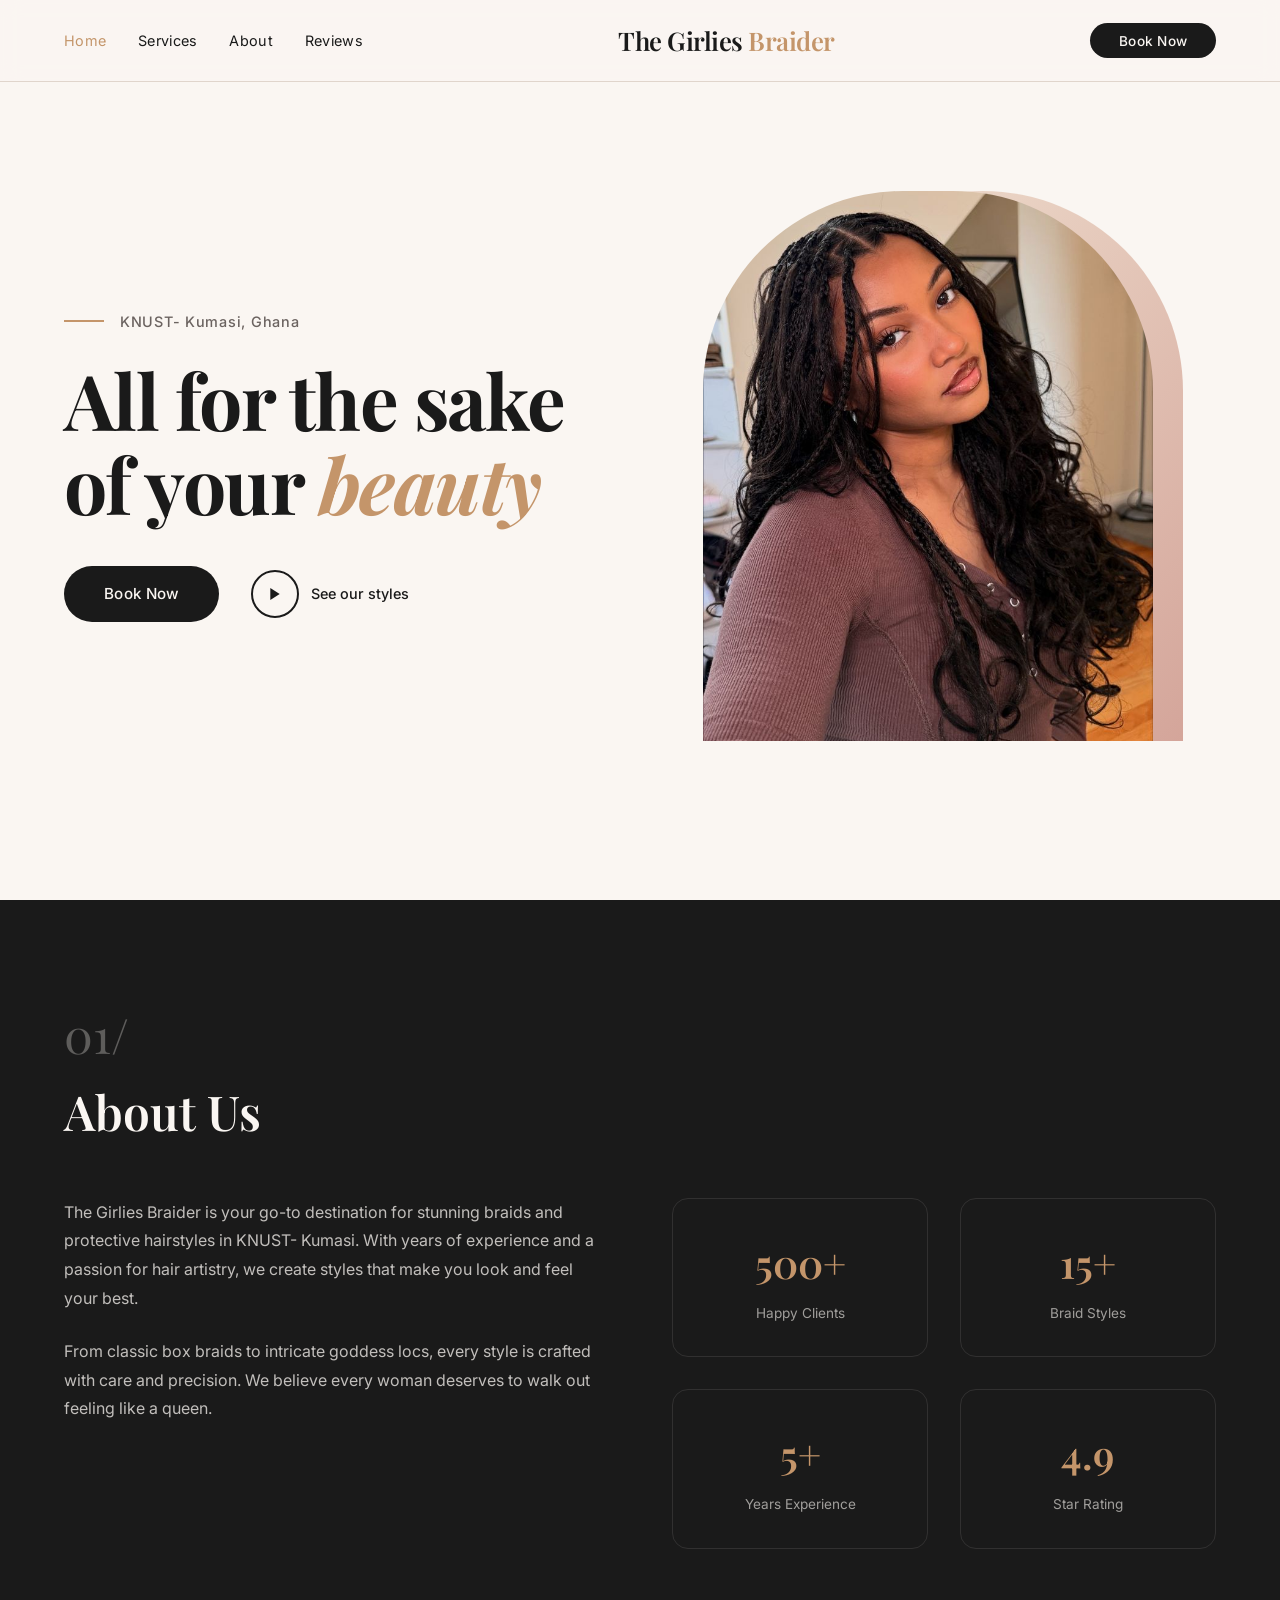
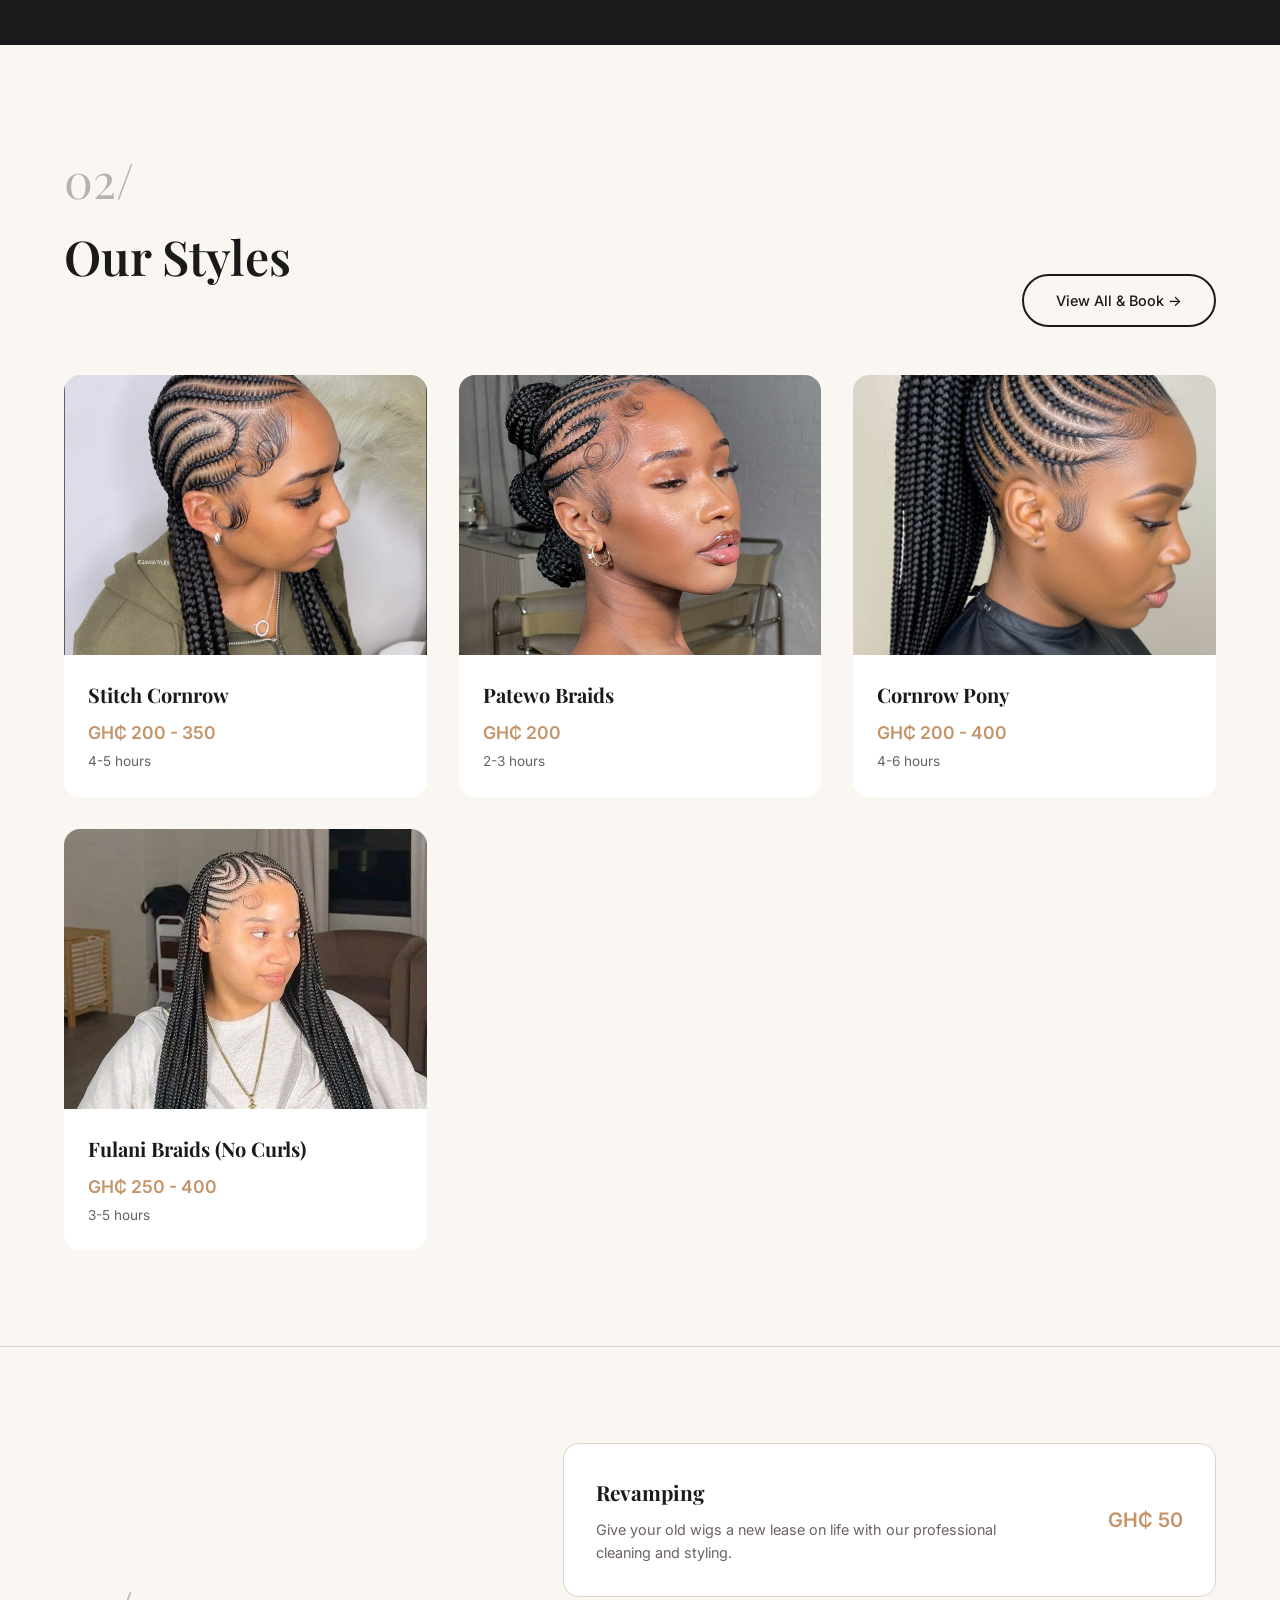
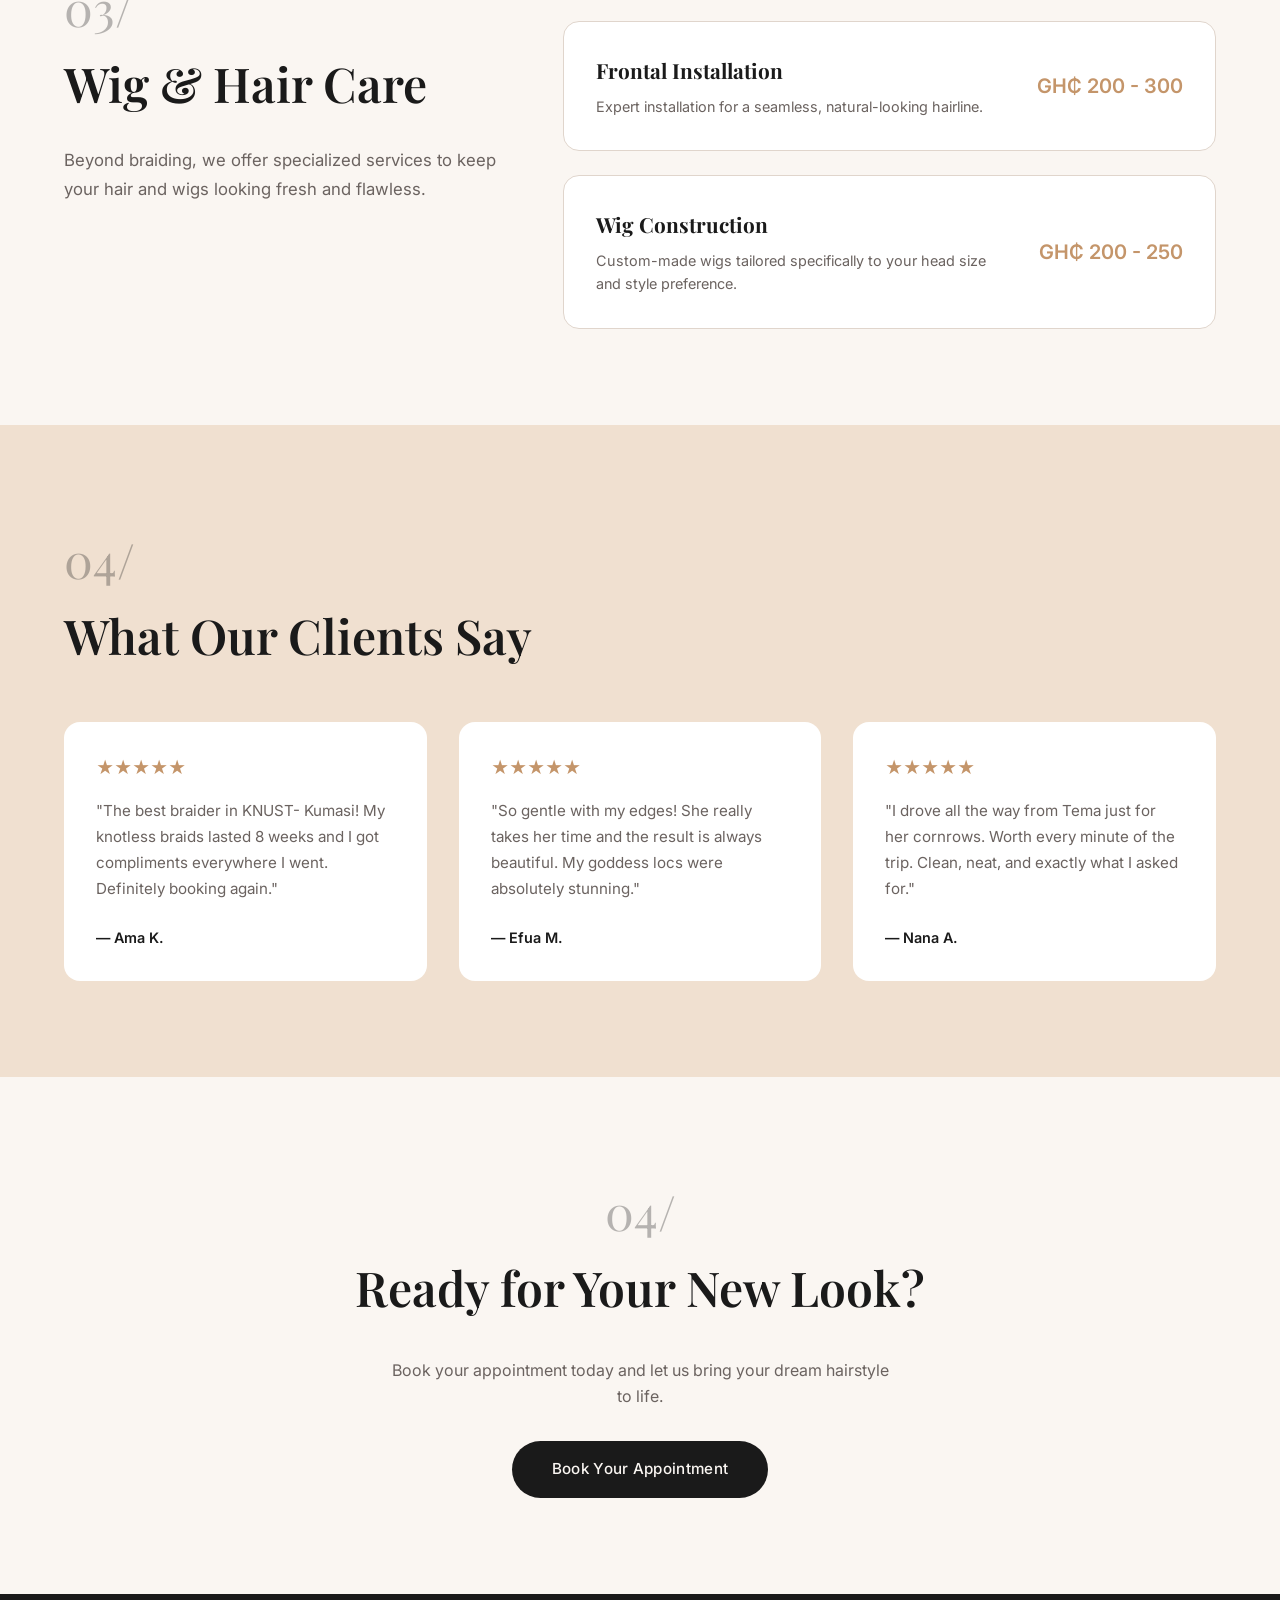
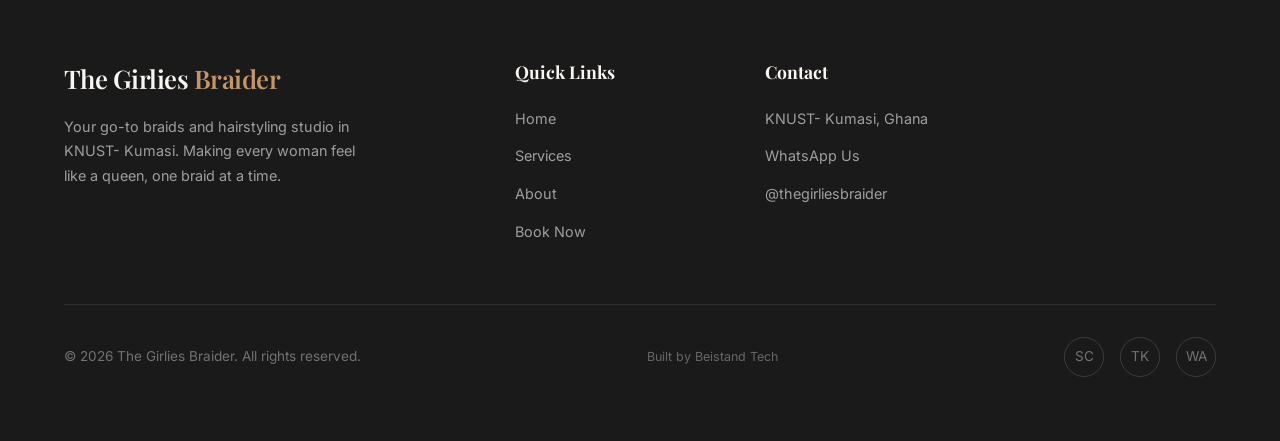
<file: index.html>
<!DOCTYPE html>
<html lang="en">

<head>
  <meta charset="UTF-8">
  <meta name="viewport" content="width=device-width, initial-scale=1.0">
  <title>The Girlies Braider | Braids & Hairstyling</title>
  <meta name="description" content="Stunning braids and protective hairstyles in KNUST, Kumasi. Book your appointment online and walk out feeling like a queen.">

  <!-- Open Graph / social preview -->
  <meta property="og:type" content="website">
  <meta property="og:site_name" content="The Girlies Braider">
  <meta property="og:url" content="https://the-girlies-braider.web.app/">
  <meta property="og:title" content="The Girlies Braider | Braids & Hairstyling">
  <meta property="og:description" content="Stunning braids and protective hairstyles in KNUST, Kumasi. Book your appointment online and walk out feeling like a queen.">
  <meta property="og:image" content="https://the-girlies-braider.web.app/public/main.jpg">
  <meta property="og:image:width" content="736">
  <meta property="og:image:height" content="981">
  <meta property="og:image:alt" content="Beautiful braided hairstyle by The Girlies Braider">

  <!-- Twitter Card -->
  <meta name="twitter:card" content="summary_large_image">
  <meta name="twitter:title" content="The Girlies Braider | Braids & Hairstyling">
  <meta name="twitter:description" content="Stunning braids and protective hairstyles in KNUST, Kumasi. Book your appointment online and walk out feeling like a queen.">
  <meta name="twitter:image" content="https://the-girlies-braider.web.app/public/main.jpg">

  <link rel="stylesheet" href="styles.css">
</head>

<body>

  <!-- Navigation -->
  <nav class="navbar">
    <ul class="nav-links" id="navLinks">
      <li><a href="index.html" class="active">Home</a></li>
      <li><a href="#services">Services</a></li>
      <li><a href="#about">About</a></li>
      <li><a href="#testimonials">Reviews</a></li>
    </ul>

    <a href="index.html" class="nav-logo">The Girlies <span>Braider</span></a>

    <div class="nav-cta">
      <a href="booking.html" class="btn-book">Book Now</a>
    </div>

    <button class="mobile-menu-btn" onclick="toggleMenu()" aria-label="Toggle menu">
      <span></span>
      <span></span>
      <span></span>
    </button>
  </nav>

  <!-- Hero Section -->
  <section class="hero">
    <div class="hero-content">
      <div class="hero-location fade-in-up">KNUST- Kumasi, Ghana</div>
      <h1 class="hero-title fade-in-up fade-in-up-delay-1">
        All for the sake of your <span class="accent">beauty</span>
      </h1>
      <div class="hero-actions fade-in-up fade-in-up-delay-2">
        <a href="booking.html" class="btn-primary">Book Now</a>
        <a href="https://www.tiktok.com/@the_girlies_braider" target="_blank" rel="noopener" class="btn-secondary">
          <span class="play-icon">
            <svg width="16" height="16" viewBox="0 0 24 24" fill="currentColor">
              <polygon points="5,3 19,12 5,21" />
            </svg>
          </span>
          See our styles
        </a>
      </div>
    </div>

    <div class="hero-image fade-in-up fade-in-up-delay-3">
      <div class="hero-image-wrapper">
        <div class="hero-arch"></div>
        <img src="public/main.jpg" alt="Beautiful braided hairstyle" class="hero-photo">
      </div>
    </div>
  </section>

  <!-- About Section -->
  <section class="about" id="about">
    <div>
      <span class="section-number">01/</span>
      <h2 class="section-title">About Us</h2>
    </div>
    <div class="about-grid">
      <div class="about-text">
        <p>
          The Girlies Braider is your go-to destination for stunning braids and
          protective hairstyles in KNUST- Kumasi. With years of experience and a passion
          for hair artistry, we create styles that make you look and feel your best.
        </p>
        <p>
          From classic box braids to intricate goddess locs, every style is crafted with
          care and precision. We believe every woman deserves to walk out feeling like a queen.
        </p>
      </div>
      <div class="about-stats">
        <div class="stat-item">
          <div class="stat-number">500+</div>
          <div class="stat-label">Happy Clients</div>
        </div>
        <div class="stat-item">
          <div class="stat-number">15+</div>
          <div class="stat-label">Braid Styles</div>
        </div>
        <div class="stat-item">
          <div class="stat-number">5+</div>
          <div class="stat-label">Years Experience</div>
        </div>
        <div class="stat-item">
          <div class="stat-number">4.9</div>
          <div class="stat-label">Star Rating</div>
        </div>
      </div>
    </div>
  </section>

  <!-- Services Preview -->
  <section class="services-preview" id="services">
    <div class="services-header">
      <div>
        <span class="section-number">02/</span>
        <h2 class="section-title">Our Styles</h2>
      </div>
      <a href="booking.html" class="btn-outline">View All & Book →</a>
    </div>
    <div class="services-grid" id="servicesPreviewGrid"></div>
    </section>

    <!-- Other Services -->
    <section class="other-services">
    <div class="other-services-container">
      <div class="other-header">
        <span class="section-number">03/</span>
        <h2 class="section-title">Wig & Hair Care</h2>
        <p>Beyond braiding, we offer specialized services to keep your hair and wigs looking fresh and flawless.</p>
      </div>

      <div class="other-services-list">
        <div class="other-service-item" onclick="location.href='booking.html?styleId=18'">
          <div class="item-info">
            <h3>Revamping</h3>
            <p>Give your old wigs a new lease on life with our professional cleaning and styling.</p>
          </div>
          <div class="item-price">GH₵ 50</div>
        </div>

        <div class="other-service-item" onclick="location.href='booking.html?styleId=19'">
          <div class="item-info">
            <h3>Frontal Installation</h3>
            <p>Expert installation for a seamless, natural-looking hairline.</p>
          </div>
          <div class="item-price">GH₵ 200 - 300</div>
        </div>

        <div class="other-service-item" onclick="location.href='booking.html?styleId=20'">
          <div class="item-info">
            <h3>Wig Construction</h3>
            <p>Custom-made wigs tailored specifically to your head size and style preference.</p>
          </div>
          <div class="item-price">GH₵ 200 - 250</div>
        </div>
      </div>
    </div>
    </section>
  <!-- Testimonials -->
  <section class="testimonials" id="testimonials">
    <span class="section-number">04/</span>
    <h2 class="section-title">What Our Clients Say</h2>
    <div class="testimonials-grid">
      <div class="testimonial-card">
        <div class="testimonial-stars">★★★★★</div>
        <p class="testimonial-text">
          "The best braider in KNUST- Kumasi! My knotless braids lasted 8 weeks and I got
          compliments everywhere I went. Definitely booking again."
        </p>
        <div class="testimonial-author">— Ama K.</div>
      </div>
      <div class="testimonial-card">
        <div class="testimonial-stars">★★★★★</div>
        <p class="testimonial-text">
          "So gentle with my edges! She really takes her time and the result is
          always beautiful. My goddess locs were absolutely stunning."
        </p>
        <div class="testimonial-author">— Efua M.</div>
      </div>
      <div class="testimonial-card">
        <div class="testimonial-stars">★★★★★</div>
        <p class="testimonial-text">
          "I drove all the way from Tema just for her cornrows. Worth every
          minute of the trip. Clean, neat, and exactly what I asked for."
        </p>
        <div class="testimonial-author">— Nana A.</div>
      </div>
    </div>
  </section>

  <!-- CTA Section -->
  <section class="cta-section">
    <span class="section-number">04/</span>
    <h2 class="section-title">Ready for Your New Look?</h2>
    <p>Book your appointment today and let us bring your dream hairstyle to life.</p>
    <a href="booking.html" class="btn-primary">Book Your Appointment</a>
  </section>

  <!-- Footer -->
  <footer class="footer">
    <div class="footer-grid">
      <div class="footer-brand">
        <div class="nav-logo">The Girlies <span>Braider</span></div>
        <p>Your go-to braids and hairstyling studio in KNUST- Kumasi. Making every woman feel like a queen, one braid at
          a time.</p>
      </div>
      <div class="footer-col">
        <h4>Quick Links</h4>
        <ul>
          <li><a href="index.html">Home</a></li>
          <li><a href="#services">Services</a></li>
          <li><a href="#about">About</a></li>
          <li><a href="booking.html">Book Now</a></li>
        </ul>
      </div>
      
      <div class="footer-col">
        <h4>Contact</h4>
        <ul>
          <li><a href="#">KNUST- Kumasi, Ghana</a></li>
          <li><a href="https://wa.me/233536875859" target="_blank" rel="noopener">WhatsApp Us</a></li>
          <li><a href="https://snapchat.com/t/jtKgJyMh" target="_blank" rel="noopener">@thegirliesbraider</a></li>
        </ul>
      </div>
    </div>
    <div class="footer-bottom">
      <span>&copy; 2026 The Girlies Braider. All rights reserved.</span>
      <a href="https://beistandtech.com" target="_blank" rel="noopener" class="built-by">Built by Beistand Tech</a>
      <div class="social-links">
        <a href="https://snapchat.com/t/jtKgJyMh" aria-label="Snapchat">SC</a>
        <a href="https://www.tiktok.com/@the_girlies_braider" aria-label="TikTok">TK</a>
        <a href="https://wa.me/0536875859" aria-label="WhatsApp">WA</a>
      </div>
    </div>
  </footer>

  <script src="public/js/main.js"></script>
  <script src="public/js/booking.js"></script>
</body>

</html>
</file>
<file: styles.css>
@import url('https://fonts.googleapis.com/css2?family=Playfair+Display:ital,wght@0,400;0,500;0,600;0,700;1,400;1,500&family=Inter:wght@300;400;500;600&display=swap');

*,
*::before,
*::after {
  margin: 0;
  padding: 0;
  box-sizing: border-box;
}

:root {
  --color-bg: #faf6f2;
  --color-bg-warm: #f0e0d0;
  --color-bg-dark: #1a1a1a;
  --color-text: #1a1a1a;
  --color-text-light: #6b6360;
  --color-text-white: #faf6f2;
  --color-accent: #c4956a;
  --color-accent-dark: #a87a52;
  --color-rose: #d4a59a;
  --color-border: #e0d5cc;
  --font-serif: 'Playfair Display', Georgia, serif;
  --font-sans: 'Inter', -apple-system, sans-serif;
}

html {
  scroll-behavior: smooth;
}

body {
  font-family: var(--font-sans);
  background-color: var(--color-bg);
  color: var(--color-text);
  line-height: 1.6;
  -webkit-font-smoothing: antialiased;
  overflow-x: hidden;
}

a {
  text-decoration: none;
  color: inherit;
}

img {
  max-width: 100%;
  display: block;
}

/* ===== NAVIGATION ===== */
.navbar {
  display: flex;
  align-items: center;
  justify-content: space-between;
  padding: 1.25rem 4rem;
  position: fixed;
  top: 0;
  left: 0;
  right: 0;
  z-index: 100;
  background: rgba(250, 246, 242, 0.9);
  backdrop-filter: blur(10px);
  border-bottom: 1px solid var(--color-border);
}

.nav-links {
  display: flex;
  gap: 2rem;
  list-style: none;
}

.nav-links a {
  font-size: 0.9rem;
  font-weight: 400;
  letter-spacing: 0.02em;
  transition: color 0.3s;
}

.nav-links a:hover,
.nav-links a.active {
  color: var(--color-accent);
}

.nav-logo {
  font-family: var(--font-serif);
  font-size: 1.6rem;
  font-weight: 600;
  letter-spacing: -0.02em;
}

.nav-logo span {
  color: var(--color-accent);
}

.nav-cta .btn-book {
  padding: 0.6rem 1.8rem;
  border-radius: 50px;
  background: var(--color-bg-dark);
  color: var(--color-text-white);
  font-size: 0.85rem;
  font-weight: 500;
  letter-spacing: 0.02em;
  transition: background 0.3s, transform 0.2s;
  border: none;
  cursor: pointer;
}

.nav-cta .btn-book:hover {
  background: var(--color-accent-dark);
  transform: translateY(-1px);
}

.mobile-menu-btn {
  display: none;
  background: none;
  border: none;
  cursor: pointer;
  padding: 0.5rem;
}

.mobile-menu-btn span {
  display: block;
  width: 24px;
  height: 2px;
  background: var(--color-text);
  margin: 5px 0;
  transition: all 0.3s;
}

/* ===== HERO SECTION ===== */
.hero {
  min-height: 100vh;
  display: flex;
  align-items: center;
  padding: 6rem 4rem 4rem;
  position: relative;
  overflow: hidden;
}

.hero-content {
  flex: 1;
  max-width: 600px;
  z-index: 2;
}

.hero-location {
  display: flex;
  align-items: center;
  gap: 1rem;
  margin-bottom: 1.5rem;
  font-size: 0.9rem;
  font-weight: 500;
  color: var(--color-text-light);
  letter-spacing: 0.05em;
}

.hero-location::before {
  content: '';
  width: 40px;
  height: 2px;
  background: var(--color-accent);
}

.hero-title {
  font-family: var(--font-serif);
  font-size: clamp(3rem, 6vw, 5rem);
  font-weight: 700;
  line-height: 1.1;
  margin-bottom: 2rem;
  letter-spacing: -0.02em;
}

.hero-title .accent {
  color: var(--color-accent);
  font-style: italic;
}

.hero-actions {
  display: flex;
  align-items: center;
  gap: 2rem;
  margin-top: 2.5rem;
}

.btn-primary {
  display: inline-flex;
  align-items: center;
  gap: 0.5rem;
  padding: 1rem 2.5rem;
  background: var(--color-bg-dark);
  color: var(--color-text-white);
  font-size: 0.95rem;
  font-weight: 500;
  border-radius: 50px;
  border: none;
  cursor: pointer;
  transition: all 0.3s ease;
  letter-spacing: 0.02em;
}

.btn-primary:hover {
  background: var(--color-accent-dark);
  transform: translateY(-2px);
  box-shadow: 0 8px 30px rgba(196, 149, 106, 0.3);
}

.btn-secondary {
  display: inline-flex;
  align-items: center;
  gap: 0.75rem;
  font-size: 0.9rem;
  font-weight: 500;
  color: var(--color-text);
  cursor: pointer;
  background: none;
  border: none;
  transition: color 0.3s;
}

.btn-secondary:hover {
  color: var(--color-accent);
}

.play-icon {
  width: 48px;
  height: 48px;
  border-radius: 50%;
  border: 2px solid var(--color-text);
  display: flex;
  align-items: center;
  justify-content: center;
  transition: all 0.3s;
}

.btn-secondary:hover .play-icon {
  border-color: var(--color-accent);
}

.hero-image {
  flex: 1;
  display: flex;
  justify-content: center;
  align-items: center;
  position: relative;
}

.hero-image-wrapper {
  position: relative;
  width: 450px;
  height: 550px;
}

.hero-arch {
  position: absolute;
  top: 0;
  right: -30px;
  width: 400px;
  height: 550px;
  background: linear-gradient(135deg, var(--color-bg-warm) 0%, var(--color-rose) 100%);
  border-radius: 200px 200px 0 0;
  z-index: 0;
}

.hero-photo {
  position: relative;
  z-index: 1;
  width: 100%;
  height: 100%;
  object-fit: cover;
  border-radius: 200px 200px 0 0;
}

.hero-photo-placeholder {
  position: relative;
  z-index: 1;
  width: 100%;
  height: 100%;
  background: linear-gradient(180deg, var(--color-rose) 0%, var(--color-accent) 100%);
  border-radius: 200px 200px 0 0;
  display: flex;
  align-items: center;
  justify-content: center;
  overflow: hidden;
}

.hero-photo-placeholder svg {
  width: 200px;
  height: 200px;
  opacity: 0.3;
}

/* ===== ABOUT SECTION ===== */
.about {
  padding: 6rem 4rem;
  background: var(--color-bg-dark);
  color: var(--color-text-white);
}

.section-number {
  font-family: var(--font-serif);
  font-size: 3rem;
  font-weight: 300;
  opacity: 0.3;
  margin-bottom: 0.5rem;
}

.section-title {
  font-family: var(--font-serif);
  font-size: clamp(2rem, 4vw, 3rem);
  font-weight: 600;
  margin-bottom: 2rem;
}

.about-grid {
  display: grid;
  grid-template-columns: 1fr 1fr;
  gap: 4rem;
  margin-top: 3rem;
}

.about-text p {
  font-size: 1rem;
  line-height: 1.8;
  color: rgba(250, 246, 242, 0.75);
  margin-bottom: 1.5rem;
}

.about-stats {
  display: grid;
  grid-template-columns: 1fr 1fr;
  gap: 2rem;
}

.stat-item {
  text-align: center;
  padding: 2rem;
  border: 1px solid rgba(250, 246, 242, 0.1);
  border-radius: 16px;
}

.stat-number {
  font-family: var(--font-serif);
  font-size: 2.5rem;
  font-weight: 600;
  color: var(--color-accent);
}

.stat-label {
  font-size: 0.85rem;
  color: rgba(250, 246, 242, 0.6);
  margin-top: 0.5rem;
}

/* ===== SERVICES PREVIEW ===== */
.services-preview {
  padding: 6rem 4rem;
}

.services-header {
  display: flex;
  justify-content: space-between;
  align-items: flex-end;
  margin-bottom: 3rem;
}

.services-grid {
  display: grid;
  grid-template-columns: repeat(auto-fill, minmax(280px, 1fr));
  gap: 2rem;
}

.service-card {
  border-radius: 16px;
  overflow: hidden;
  background: white;
  transition: transform 0.3s, box-shadow 0.3s;
  cursor: pointer;
}

.service-card:hover {
  transform: translateY(-4px);
  box-shadow: 0 12px 40px rgba(0, 0, 0, 0.08);
}

.service-card-image {
  height: 280px;
  background: linear-gradient(135deg, var(--color-bg-warm), var(--color-rose));
  display: flex;
  align-items: center;
  justify-content: center;
  position: relative;
  overflow: hidden;
}

.service-card-img {
  width: 100%;
  height: 100%;
  object-fit: cover;
  transition: transform 0.4s ease;
}

.service-card:hover .service-card-img {
  transform: scale(1.05);
}

.service-card-image .style-icon {
  font-size: 4rem;
  opacity: 0.5;
}

.service-card-body {
  padding: 1.5rem;
}

.service-card-body h3 {
  font-family: var(--font-serif);
  font-size: 1.25rem;
  margin-bottom: 0.5rem;
}

.service-card-body .price {
  font-size: 1.1rem;
  font-weight: 600;
  color: var(--color-accent);
}

.service-card-body .duration {
  font-size: 0.85rem;
  color: var(--color-text-light);
  margin-top: 0.25rem;
}

.btn-outline {
  display: inline-flex;
  align-items: center;
  gap: 0.5rem;
  padding: 0.8rem 2rem;
  border: 2px solid var(--color-bg-dark);
  color: var(--color-bg-dark);
  border-radius: 50px;
  font-size: 0.9rem;
  font-weight: 500;
  transition: all 0.3s;
  background: none;
  cursor: pointer;
}

.btn-outline:hover {
  background: var(--color-bg-dark);
  color: var(--color-text-white);
}

/* ===== OTHER SERVICES ===== */
.other-services {
  padding: 6rem 4rem;
  background: var(--color-bg);
  border-top: 1px solid var(--color-border);
}

.other-services-container {
  max-width: 1200px;
  margin: 0 auto;
  display: grid;
  grid-template-columns: 1fr 1.5fr;
  gap: 4rem;
  align-items: center;
}

.other-header .section-title {
  margin-bottom: 1.5rem;
}

.other-header p {
  color: var(--color-text-light);
  font-size: 1.05rem;
  line-height: 1.7;
}

.other-services-list {
  display: flex;
  flex-direction: column;
  gap: 1.5rem;
}

.other-service-item {
  display: flex;
  justify-content: space-between;
  align-items: center;
  padding: 2rem;
  background: white;
  border-radius: 16px;
  border: 1px solid var(--color-border);
  transition: all 0.3s;
  cursor: pointer;
}

.other-service-item:hover {
  border-color: var(--color-accent);
  transform: translateX(10px);
  box-shadow: 0 10px 30px rgba(0, 0, 0, 0.05);
}

.other-service-item h3 {
  font-family: var(--font-serif);
  font-size: 1.3rem;
  margin-bottom: 0.5rem;
}

.other-service-item p {
  font-size: 0.9rem;
  color: var(--color-text-light);
  max-width: 400px;
}

.other-service-item .item-price {
  font-size: 1.25rem;
  font-weight: 600;
  color: var(--color-accent);
  white-space: nowrap;
}

@media (max-width: 992px) {
  .other-services-container {
    grid-template-columns: 1fr;
    gap: 3rem;
  }
}

@media (max-width: 768px) {
  .other-services {
    padding: 4rem 1.5rem;
  }
  
  .other-service-item {
    padding: 1.5rem;
    flex-direction: column;
    align-items: flex-start;
    gap: 1rem;
  }

  .other-service-item:hover {
    transform: translateY(-5px);
  }
}

/* ===== TESTIMONIALS ===== */
.testimonials {
  padding: 6rem 4rem;
  background: var(--color-bg-warm);
}

.testimonials-grid {
  display: grid;
  grid-template-columns: repeat(auto-fill, minmax(300px, 1fr));
  gap: 2rem;
  margin-top: 3rem;
}

.testimonial-card {
  background: white;
  padding: 2rem;
  border-radius: 16px;
}

.testimonial-stars {
  color: var(--color-accent);
  font-size: 1.1rem;
  margin-bottom: 1rem;
}

.testimonial-text {
  font-size: 0.95rem;
  line-height: 1.7;
  color: var(--color-text-light);
  margin-bottom: 1.5rem;
}

.testimonial-author {
  font-weight: 600;
  font-size: 0.9rem;
}

/* ===== CTA SECTION ===== */
.cta-section {
  padding: 6rem 4rem;
  text-align: center;
}

.cta-section .section-title {
  max-width: 600px;
  margin: 0 auto 2rem;
}

.cta-section p {
  color: var(--color-text-light);
  max-width: 500px;
  margin: 0 auto 2rem;
}

/* ===== FOOTER ===== */
.footer {
  background: var(--color-bg-dark);
  color: var(--color-text-white);
  padding: 4rem;
}

.footer-grid {
  display: grid;
  grid-template-columns: 2fr 1fr 1fr 1fr;
  gap: 3rem;
}

.footer-brand .nav-logo {
  margin-bottom: 1rem;
}

.footer-brand p {
  font-size: 0.9rem;
  color: rgba(250, 246, 242, 0.6);
  line-height: 1.7;
  max-width: 300px;
}

.footer-col h4 {
  font-family: var(--font-serif);
  font-size: 1.1rem;
  margin-bottom: 1.25rem;
}

.footer-col ul {
  list-style: none;
}

.footer-col ul li {
  margin-bottom: 0.75rem;
}

.footer-col ul a {
  font-size: 0.9rem;
  color: rgba(250, 246, 242, 0.6);
  transition: color 0.3s;
}

.footer-col ul a:hover {
  color: var(--color-accent);
}

.footer-bottom {
  margin-top: 3rem;
  padding-top: 2rem;
  border-top: 1px solid rgba(250, 246, 242, 0.1);
  display: flex;
  justify-content: space-between;
  align-items: center;
  font-size: 0.85rem;
  color: rgba(250, 246, 242, 0.4);
}

.built-by {
  font-size: 0.78rem;
  color: rgba(250, 246, 242, 0.35);
  transition: color 0.3s;
}

.built-by:hover {
  color: var(--color-accent);
}

.social-links {
  display: flex;
  gap: 1rem;
}

.social-links a {
  width: 40px;
  height: 40px;
  border-radius: 50%;
  border: 1px solid rgba(250, 246, 242, 0.15);
  display: flex;
  align-items: center;
  justify-content: center;
  transition: all 0.3s;
  font-size: 0.85rem;
}

.social-links a:hover {
  border-color: var(--color-accent);
  background: var(--color-accent);
}

/* ===== BOOKING PAGE ===== */
.page-header {
  padding: 8rem 4rem 3rem;
  text-align: center;
  background: linear-gradient(180deg, var(--color-bg-warm) 0%, var(--color-bg) 100%);
}

.page-header .section-title {
  margin-bottom: 0.75rem;
}

.page-header p {
  color: var(--color-text-light);
  max-width: 500px;
  margin: 0 auto;
}

.booking-section {
  padding: 3rem 4rem 6rem;
}

.booking-steps {
  display: flex;
  justify-content: center;
  gap: 0;
  margin-bottom: 3rem;
}

.step {
  display: flex;
  align-items: center;
  gap: 0.75rem;
  padding: 0.75rem 1.5rem;
  font-size: 0.9rem;
  color: var(--color-text-light);
  position: relative;
}

.step.active {
  color: var(--color-text);
  font-weight: 600;
}

.step.completed {
  color: var(--color-accent);
}

.step-number {
  width: 32px;
  height: 32px;
  border-radius: 50%;
  border: 2px solid var(--color-border);
  display: flex;
  align-items: center;
  justify-content: center;
  font-size: 0.8rem;
  font-weight: 600;
}

.step.active .step-number {
  background: var(--color-bg-dark);
  color: white;
  border-color: var(--color-bg-dark);
}

.step.completed .step-number {
  background: var(--color-accent);
  color: white;
  border-color: var(--color-accent);
}

.step-connector {
  width: 40px;
  height: 2px;
  background: var(--color-border);
  margin: 0 0.5rem;
  align-self: center;
}

.step-connector.completed {
  background: var(--color-accent);
}

/* Style Selection */
.pricing-info {
  background: var(--color-bg-warm);
  border: 1px solid var(--color-border);
  border-radius: 12px;
  padding: 1.25rem 1.5rem;
  margin-bottom: 2rem;
  font-size: 0.95rem;
  color: var(--color-text);
}
.pricing-info p {
  margin-bottom: 0.5rem;
}
.pricing-info p:last-child {
  margin-bottom: 0;
}

.styles-grid {
  display: grid;
  grid-template-columns: repeat(auto-fill, minmax(260px, 1fr));
  gap: 1.5rem;
  margin-bottom: 3rem;
}

.style-card {
  border: 2px solid var(--color-border);
  border-radius: 16px;
  overflow: hidden;
  cursor: pointer;
  transition: all 0.3s;
  background: white;
}

.style-card:hover {
  border-color: var(--color-accent);
  transform: translateY(-2px);
  box-shadow: 0 8px 30px rgba(0, 0, 0, 0.06);
}

.style-card.selected {
  border-color: var(--color-accent);
  box-shadow: 0 0 0 3px rgba(196, 149, 106, 0.2);
}

.style-card-image {
  height: 280px;
  background: linear-gradient(135deg, var(--color-bg-warm), var(--color-rose));
  display: flex;
  align-items: center;
  justify-content: center;
  position: relative;
  overflow: hidden;
}

.style-card-img {
  width: 100%;
  height: 100%;
  object-fit: cover;
  transition: transform 0.4s ease;
}

.style-card:hover .style-card-img {
  transform: scale(1.05);
}

.style-card-image .style-emoji {
  font-size: 3.5rem;
}

/* ===== STYLE PREVIEW MODAL ===== */
.style-preview-overlay {
  display: none;
  position: fixed;
  inset: 0;
  background: rgba(26, 26, 26, 0.65);
  z-index: 300;
  align-items: flex-end;
  justify-content: center;
  backdrop-filter: blur(4px);
}

.style-preview-overlay.open {
  display: flex;
}

.style-preview-modal {
  background: white;
  border-radius: 24px 24px 0 0;
  width: 100%;
  max-width: 520px;
  max-height: 92vh;
  overflow-y: auto;
  position: relative;
  animation: slideUp 0.3s ease-out;
}

@keyframes slideUp {
  from { transform: translateY(100%); opacity: 0; }
  to   { transform: translateY(0);    opacity: 1; }
}

.style-preview-close {
  position: absolute;
  top: 1rem;
  right: 1rem;
  width: 34px;
  height: 34px;
  border-radius: 50%;
  background: rgba(26, 26, 26, 0.55);
  color: white;
  border: none;
  font-size: 1rem;
  cursor: pointer;
  display: flex;
  align-items: center;
  justify-content: center;
  z-index: 1;
  line-height: 1;
}

.style-preview-image {
  height: clamp(340px, 62vh, 520px);
  overflow: hidden;
  border-radius: 24px 24px 0 0;
  background: var(--color-bg-warm);
}

.style-preview-image img {
  width: 100%;
  height: 100%;
  object-fit: cover;
  object-position: top center;
}

.style-preview-body {
  padding: 1.1rem 1.4rem 1.5rem;
}

.style-preview-body h2 {
  font-family: var(--font-serif);
  font-size: 1.2rem;
  margin-bottom: 0.3rem;
}

.style-preview-meta {
  display: flex;
  align-items: center;
  gap: 0.75rem;
  margin-bottom: 0.5rem;
}

.preview-price {
  font-size: 0.95rem;
  font-weight: 600;
  color: var(--color-accent);
}

.preview-duration {
  font-size: 0.78rem;
  color: var(--color-text-light);
}

.preview-desc {
  font-size: 0.8rem;
  color: var(--color-text-light);
  line-height: 1.55;
  margin-bottom: 1.1rem;
}

@media (min-width: 769px) {
  .style-preview-overlay {
    align-items: center;
  }

  .style-preview-modal {
    border-radius: 24px;
    max-width: 560px;
    animation: fadeInScale 0.25s ease-out;
  }

  .style-preview-image {
    height: clamp(360px, 58vh, 480px);
    border-radius: 24px 24px 0 0;
  }

  .style-preview-image img {
    object-fit: contain;
    object-position: center;
  }

  @keyframes fadeInScale {
    from { transform: scale(0.95); opacity: 0; }
    to   { transform: scale(1);    opacity: 1; }
  }
}

.style-card-body {
  padding: 1.25rem;
}

.style-card-body h3 {
  font-family: var(--font-serif);
  font-size: 1.1rem;
  margin-bottom: 0.25rem;
}

.style-card-body .style-price {
  font-size: 1.1rem;
  font-weight: 600;
  color: var(--color-accent);
}

.style-card-body .style-duration {
  font-size: 0.8rem;
  color: var(--color-text-light);
  margin-top: 0.25rem;
}

.style-card-body .style-desc {
  font-size: 0.85rem;
  color: var(--color-text-light);
  margin-top: 0.5rem;
  line-height: 1.5;
}

/* Date & Details */
.booking-form {
  max-width: 600px;
  margin: 0 auto;
}

.form-group {
  margin-bottom: 1.5rem;
}

.form-group label {
  display: block;
  font-weight: 600;
  font-size: 0.9rem;
  margin-bottom: 0.5rem;
}

.form-group input,
.form-group select,
.form-group textarea {
  width: 100%;
  padding: 0.9rem 1.25rem;
  border: 2px solid var(--color-border);
  border-radius: 12px;
  font-family: var(--font-sans);
  font-size: 0.95rem;
  background: white;
  transition: border-color 0.3s;
  color: var(--color-text);
}

.cal-embed-container {
  max-width: 1100px;
  margin: 0 auto;
  min-height: 500px;
  width: 100%;
  overflow: hidden;
  touch-action: manipulation;
}

.cal-embed-container * {
  touch-action: manipulation;
}

/* Desktop: show inline, hide popup button */
.cal-desktop-only {
  display: block;
}

.cal-mobile-only {
  display: none;
}

#my-cal-inline {
  width: 100%;
  overflow: auto;
  -webkit-overflow-scrolling: touch;
  touch-action: manipulation;
}

#my-cal-inline iframe {
  width: 100% !important;
  max-width: 100% !important;
  touch-action: manipulation;
}

.phone-error {
  display: none;
  color: #d32f2f;
  font-size: 0.8rem;
  margin-top: 0.35rem;
}

.form-group input:focus,
.form-group select:focus,
.form-group textarea:focus {
  outline: none;
  border-color: var(--color-accent);
}

.form-group textarea {
  resize: vertical;
  min-height: 100px;
}

.date-grid {
  display: grid;
  grid-template-columns: repeat(auto-fill, minmax(130px, 1fr));
  gap: 0.75rem;
}

.date-slot {
  padding: 0.75rem 1rem;
  border: 2px solid var(--color-border);
  border-radius: 12px;
  text-align: center;
  cursor: pointer;
  transition: all 0.3s;
  background: white;
}

.date-slot:hover {
  border-color: var(--color-accent);
}

.date-slot.selected {
  background: var(--color-bg-dark);
  color: white;
  border-color: var(--color-bg-dark);
}

.date-slot .date-day {
  font-weight: 600;
  font-size: 0.95rem;
}

.date-slot .date-date {
  font-size: 0.8rem;
  opacity: 0.7;
  margin-top: 0.15rem;
}

.time-grid {
  display: grid;
  grid-template-columns: repeat(auto-fill, minmax(100px, 1fr));
  gap: 0.75rem;
}

.time-slot {
  padding: 0.65rem 1rem;
  border: 2px solid var(--color-border);
  border-radius: 12px;
  text-align: center;
  cursor: pointer;
  transition: all 0.3s;
  font-size: 0.9rem;
  background: white;
}

.time-slot:hover {
  border-color: var(--color-accent);
}

.time-slot.selected {
  background: var(--color-bg-dark);
  color: white;
  border-color: var(--color-bg-dark);
}

.booking-summary {
  background: white;
  border: 2px solid var(--color-border);
  border-radius: 16px;
  padding: 2rem;
  margin-top: 2rem;
}

.booking-summary h3 {
  font-family: var(--font-serif);
  font-size: 1.25rem;
  margin-bottom: 1.5rem;
}

.summary-row {
  display: flex;
  justify-content: space-between;
  padding: 0.75rem 0;
  border-bottom: 1px solid var(--color-border);
  font-size: 0.9rem;
}

.summary-row:last-child {
  border-bottom: none;
  font-weight: 600;
  font-size: 1.05rem;
  padding-top: 1rem;
}

.summary-row .label {
  color: var(--color-text-light);
}

.booking-nav {
  display: flex;
  justify-content: space-between;
  align-items: center;
  margin-top: 2.5rem;
  padding-top: 2rem;
  border-top: 1px solid var(--color-border);
}

.btn-back {
  display: inline-flex;
  align-items: center;
  gap: 0.5rem;
  padding: 0.8rem 2rem;
  background: none;
  border: 2px solid var(--color-border);
  border-radius: 50px;
  font-size: 0.9rem;
  font-weight: 500;
  cursor: pointer;
  transition: all 0.3s;
  color: var(--color-text);
  font-family: var(--font-sans);
}

.btn-back:hover {
  border-color: var(--color-bg-dark);
}

.btn-next {
  display: inline-flex;
  align-items: center;
  gap: 0.5rem;
  padding: 0.9rem 2.5rem;
  background: var(--color-bg-dark);
  color: white;
  border: none;
  border-radius: 50px;
  font-size: 0.9rem;
  font-weight: 500;
  cursor: pointer;
  transition: all 0.3s;
  font-family: var(--font-sans);
}

.btn-next:hover {
  background: var(--color-accent-dark);
  transform: translateY(-1px);
}

.btn-next:disabled {
  opacity: 0.4;
  cursor: not-allowed;
  transform: none;
}

/* Step panels */
.step-panel {
  display: none;
}

.step-panel.active {
  display: block;
}

/* ===== CONFIRMATION PAGE ===== */
.confirmation {
  min-height: 100vh;
  display: flex;
  align-items: center;
  justify-content: center;
  padding: 6rem 2rem;
  background: linear-gradient(180deg, var(--color-bg-warm) 0%, var(--color-bg) 100%);
}

.confirmation-card {
  background: white;
  border-radius: 24px;
  padding: 3rem;
  max-width: 520px;
  width: 100%;
  text-align: center;
  box-shadow: 0 20px 60px rgba(0, 0, 0, 0.06);
}

.confirmation-icon {
  width: 72px;
  height: 72px;
  background: linear-gradient(135deg, var(--color-accent), var(--color-rose));
  border-radius: 50%;
  display: flex;
  align-items: center;
  justify-content: center;
  margin: 0 auto 1.5rem;
  font-size: 2rem;
}

.confirmation-card h1 {
  font-family: var(--font-serif);
  font-size: 1.75rem;
  margin-bottom: 0.75rem;
}

.confirmation-card > p {
  color: var(--color-text-light);
  margin-bottom: 2rem;
  font-size: 0.95rem;
}

.payment-box {
  background: var(--color-bg);
  border-radius: 16px;
  padding: 2rem;
  margin-bottom: 2rem;
  text-align: left;
}

.payment-box h3 {
  font-family: var(--font-serif);
  font-size: 1.1rem;
  margin-bottom: 1rem;
  text-align: center;
}

.payment-detail {
  display: flex;
  justify-content: space-between;
  padding: 0.6rem 0;
  font-size: 0.9rem;
}

.payment-detail .label {
  color: var(--color-text-light);
}

.payment-detail .value {
  font-weight: 600;
}

.payment-detail.highlight {
  margin-top: 0.5rem;
  padding-top: 1rem;
  border-top: 2px solid var(--color-border);
}

.payment-detail.highlight .value {
  color: var(--color-accent);
  font-size: 1.1rem;
}

.payment-warning {
  display: flex;
  align-items: flex-start;
  gap: 0.75rem;
  background: #fff8e1;
  border: 1px solid #ffe082;
  border-radius: 12px;
  padding: 1rem 1.25rem;
  margin-bottom: 2rem;
  text-align: left;
  font-size: 0.85rem;
  line-height: 1.5;
}

.payment-warning .warning-icon {
  font-size: 1.2rem;
  flex-shrink: 0;
  margin-top: 0.1rem;
}

.confirmation-details {
  border-top: 1px solid var(--color-border);
  padding-top: 1.5rem;
  margin-top: 0.5rem;
  text-align: left;
}

.confirmation-details h4 {
  font-size: 0.85rem;
  text-transform: uppercase;
  letter-spacing: 0.08em;
  color: var(--color-text-light);
  margin-bottom: 1rem;
}

.detail-row {
  display: flex;
  justify-content: space-between;
  padding: 0.5rem 0;
  font-size: 0.9rem;
}

.detail-row .label {
  color: var(--color-text-light);
}

/* ===== ANIMATIONS ===== */
@keyframes fadeInUp {
  from {
    opacity: 0;
    transform: translateY(20px);
  }
  to {
    opacity: 1;
    transform: translateY(0);
  }
}

.fade-in-up {
  animation: fadeInUp 0.6s ease-out forwards;
}

.fade-in-up-delay-1 { animation-delay: 0.1s; opacity: 0; }
.fade-in-up-delay-2 { animation-delay: 0.2s; opacity: 0; }
.fade-in-up-delay-3 { animation-delay: 0.3s; opacity: 0; }

/* ===== RESPONSIVE ===== */
@media (max-width: 1024px) {
  .hero {
    padding: 6rem 2rem 4rem;
  }

  .hero-image-wrapper {
    width: 350px;
    height: 450px;
  }

  .hero-arch {
    width: 320px;
    height: 450px;
  }
}

@media (max-width: 768px) {
  .navbar {
    padding: 1rem 1.5rem;
  }

  .nav-links {
    display: none;
  }

  .mobile-menu-btn {
    display: block;
  }

  .nav-cta {
    display: none;
  }

  .nav-links.open {
    display: flex;
    flex-direction: column;
    position: absolute;
    top: 100%;
    left: 0;
    right: 0;
    background: var(--color-bg);
    padding: 1.5rem;
    border-bottom: 1px solid var(--color-border);
    gap: 1rem;
  }

  .hero {
    flex-direction: column;
    text-align: center;
    padding: 7rem 1.5rem 3rem;
    min-height: auto;
  }

  .hero-location {
    justify-content: center;
  }

  .hero-actions {
    justify-content: center;
    flex-wrap: wrap;
  }

  .hero-image {
    margin-top: 3rem;
  }

  .hero-image-wrapper {
    width: 280px;
    height: 360px;
  }

  .hero-arch {
    width: 260px;
    height: 360px;
    right: -15px;
  }

  .about-grid {
    grid-template-columns: 1fr;
    gap: 2rem;
  }

  .about, .services-preview, .testimonials, .cta-section {
    padding: 4rem 1.5rem;
  }

  .services-header {
    flex-direction: column;
    align-items: flex-start;
    gap: 1rem;
  }

  .footer-grid {
    grid-template-columns: 1fr 1fr;
    gap: 2rem;
  }

  .footer {
    padding: 3rem 1.5rem;
  }

  .footer-bottom {
    flex-direction: column;
    gap: 1rem;
    text-align: center;
  }

  /* Booking page mobile */
  .page-header {
    padding: 6rem 1.5rem 2rem;
  }

  .booking-section {
    padding: 2rem 1rem 4rem;
  }

  .booking-steps {
    flex-wrap: wrap;
    gap: 0.5rem;
  }

  .step {
    padding: 0.5rem 0.75rem;
    font-size: 0.8rem;
    gap: 0.5rem;
  }

  .step-number {
    width: 28px;
    height: 28px;
    font-size: 0.75rem;
  }

  .step-connector {
    display: none;
  }

  .styles-grid {
    grid-template-columns: 1fr 1fr;
    gap: 1rem;
  }

  .style-card-body {
    padding: 1rem;
  }

  .style-card-body h3 {
    font-size: 1rem;
  }

  .style-card-body .style-desc {
    font-size: 0.8rem;
  }

  .cal-desktop-only {
    display: none;
  }

  .cal-mobile-only {
    display: block;
    padding: 2rem 0;
  }

  .booking-form {
    max-width: 100%;
  }

  .booking-nav {
    flex-direction: column;
    gap: 1rem;
  }

  .booking-nav .btn-back,
  .booking-nav .btn-next {
    width: 100%;
    justify-content: center;
  }

  /* Confirmation mobile */
  .confirmation-card {
    padding: 2rem 1.5rem;
  }

  .payment-box {
    padding: 1.5rem 1rem;
  }
}

@media (max-width: 480px) {
  .styles-grid {
    grid-template-columns: 1fr;
  }

  .booking-section {
    padding: 1.5rem 0.75rem 3rem;
  }
}
</file>
